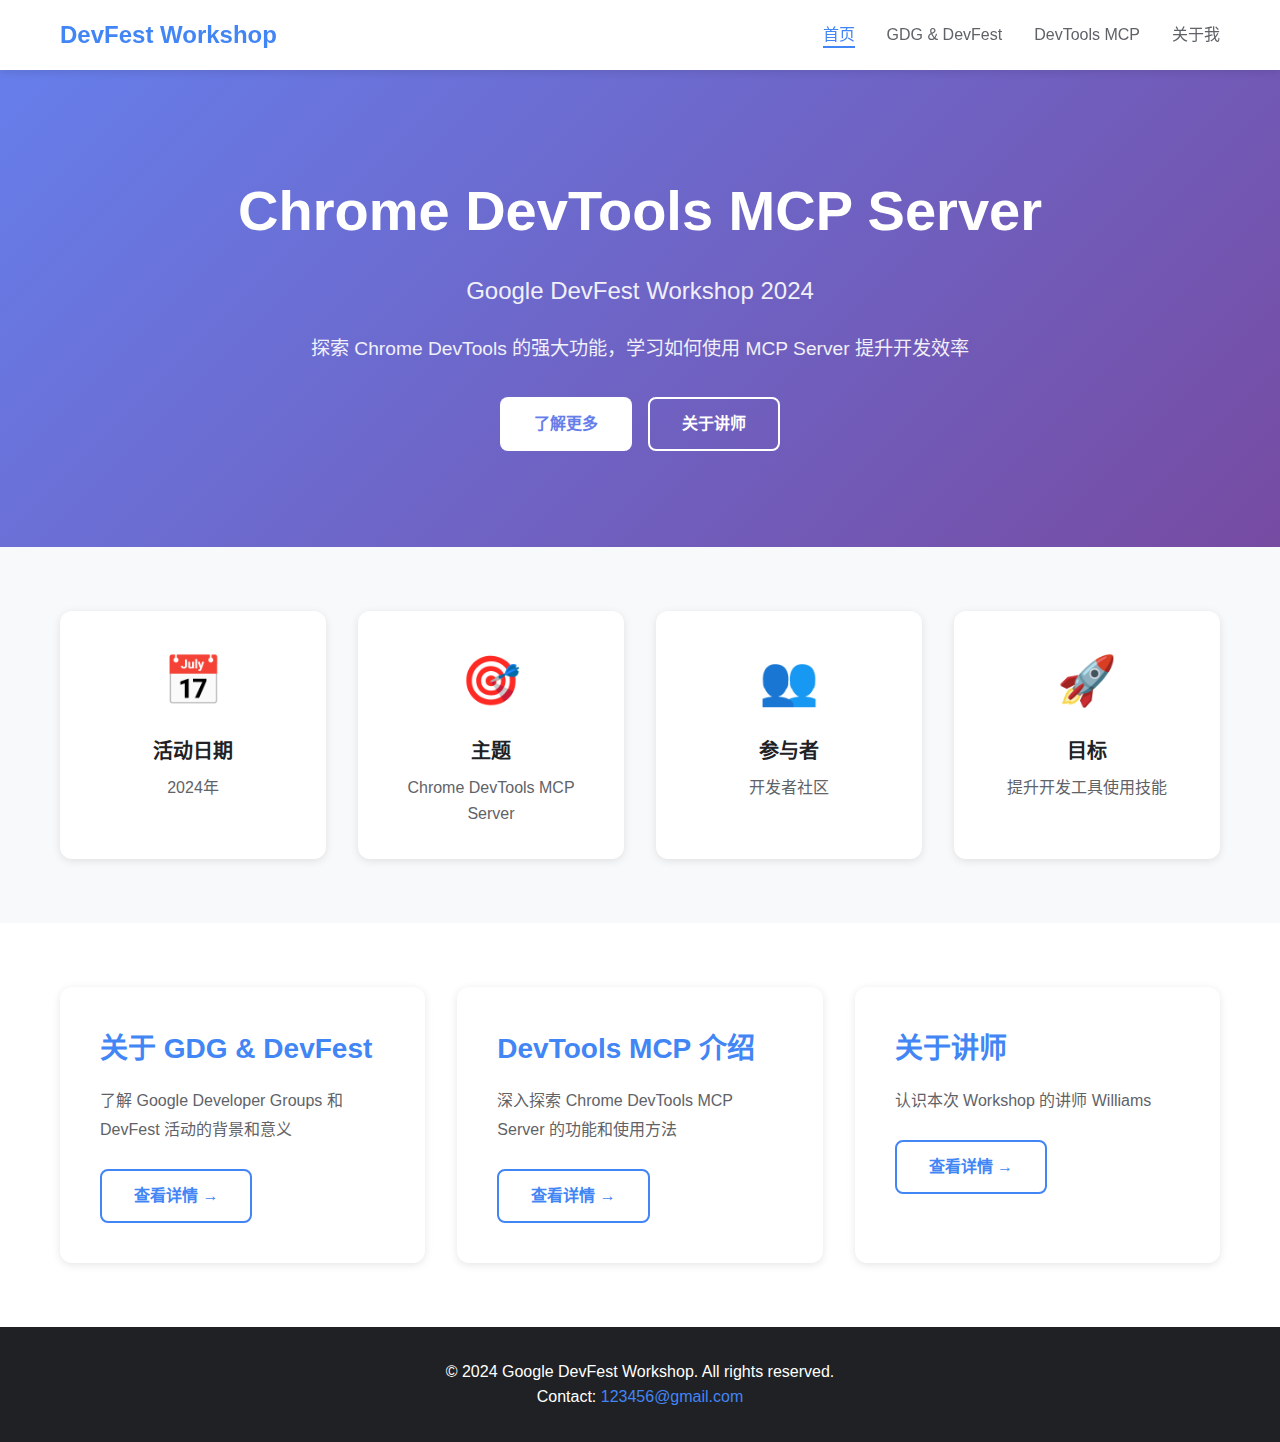
<file: index.html>
<!DOCTYPE html>
<html lang="zh-CN">
<head>
    <meta charset="UTF-8">
    <meta name="viewport" content="width=device-width, initial-scale=1.0">
    <title>Google DevFest Workshop - Chrome DevTools MCP Server</title>
    <link rel="stylesheet" href="styles.css">
</head>
<body>
    <nav class="navbar">
        <div class="container">
            <div class="nav-brand">DevFest Workshop</div>
            <ul class="nav-menu">
                <li><a href="index.html" class="active">首页</a></li>
                <li><a href="gdg-devfest.html">GDG & DevFest</a></li>
                <li><a href="devtools-mcp.html">DevTools MCP</a></li>
                <li><a href="about.html">关于我</a></li>
            </ul>
        </div>
    </nav>
    <section class="hero">
        <div class="container">
            <h1 class="hero-title">Chrome DevTools MCP Server</h1>
            <p class="hero-subtitle">Google DevFest Workshop 2024</p>
            <p class="hero-description">探索 Chrome DevTools 的强大功能，学习如何使用 MCP Server 提升开发效率</p>
            <div class="hero-buttons">
                <a href="devtools-mcp.html" class="btn btn-primary">了解更多</a>
                <a href="about.html" class="btn btn-secondary">关于讲师</a>
            </div>
        </div>
    </section>
    <section class="workshop-info">
        <div class="container">
            <div class="info-grid">
                <div class="info-card">
                    <div class="info-icon">📅</div>
                    <h3>活动日期</h3>
                    <p>2024年</p>
                </div>
                <div class="info-card">
                    <div class="info-icon">🎯</div>
                    <h3>主题</h3>
                    <p>Chrome DevTools MCP Server</p>
                </div>
                <div class="info-card">
                    <div class="info-icon">👥</div>
                    <h3>参与者</h3>
                    <p>开发者社区</p>
                </div>
                <div class="info-card">
                    <div class="info-icon">🚀</div>
                    <h3>目标</h3>
                    <p>提升开发工具使用技能</p>
                </div>
            </div>
        </div>
    </section>
    <section class="content-sections">
        <div class="container">
            <div class="section-grid">
                <div class="section-card">
                    <h2>关于 GDG & DevFest</h2>
                    <p>了解 Google Developer Groups 和 DevFest 活动的背景和意义</p>
                    <a href="gdg-devfest.html" class="btn btn-outline">查看详情 →</a>
                </div>
                <div class="section-card">
                    <h2>DevTools MCP 介绍</h2>
                    <p>深入探索 Chrome DevTools MCP Server 的功能和使用方法</p>
                    <a href="devtools-mcp.html" class="btn btn-outline">查看详情 →</a>
                </div>
                <div class="section-card">
                    <h2>关于讲师</h2>
                    <p>认识本次 Workshop 的讲师 Williams</p>
                    <a href="about.html" class="btn btn-outline">查看详情 →</a>
                </div>
            </div>
        </div>
    </section>
    <footer class="footer">
        <div class="container">
            <p>&copy; 2024 Google DevFest Workshop. All rights reserved.</p>
            <p>Contact: <a href="mailto:123456@gmail.com">123456@gmail.com</a></p>
        </div>
    </footer>
</body>
</html>
</file>
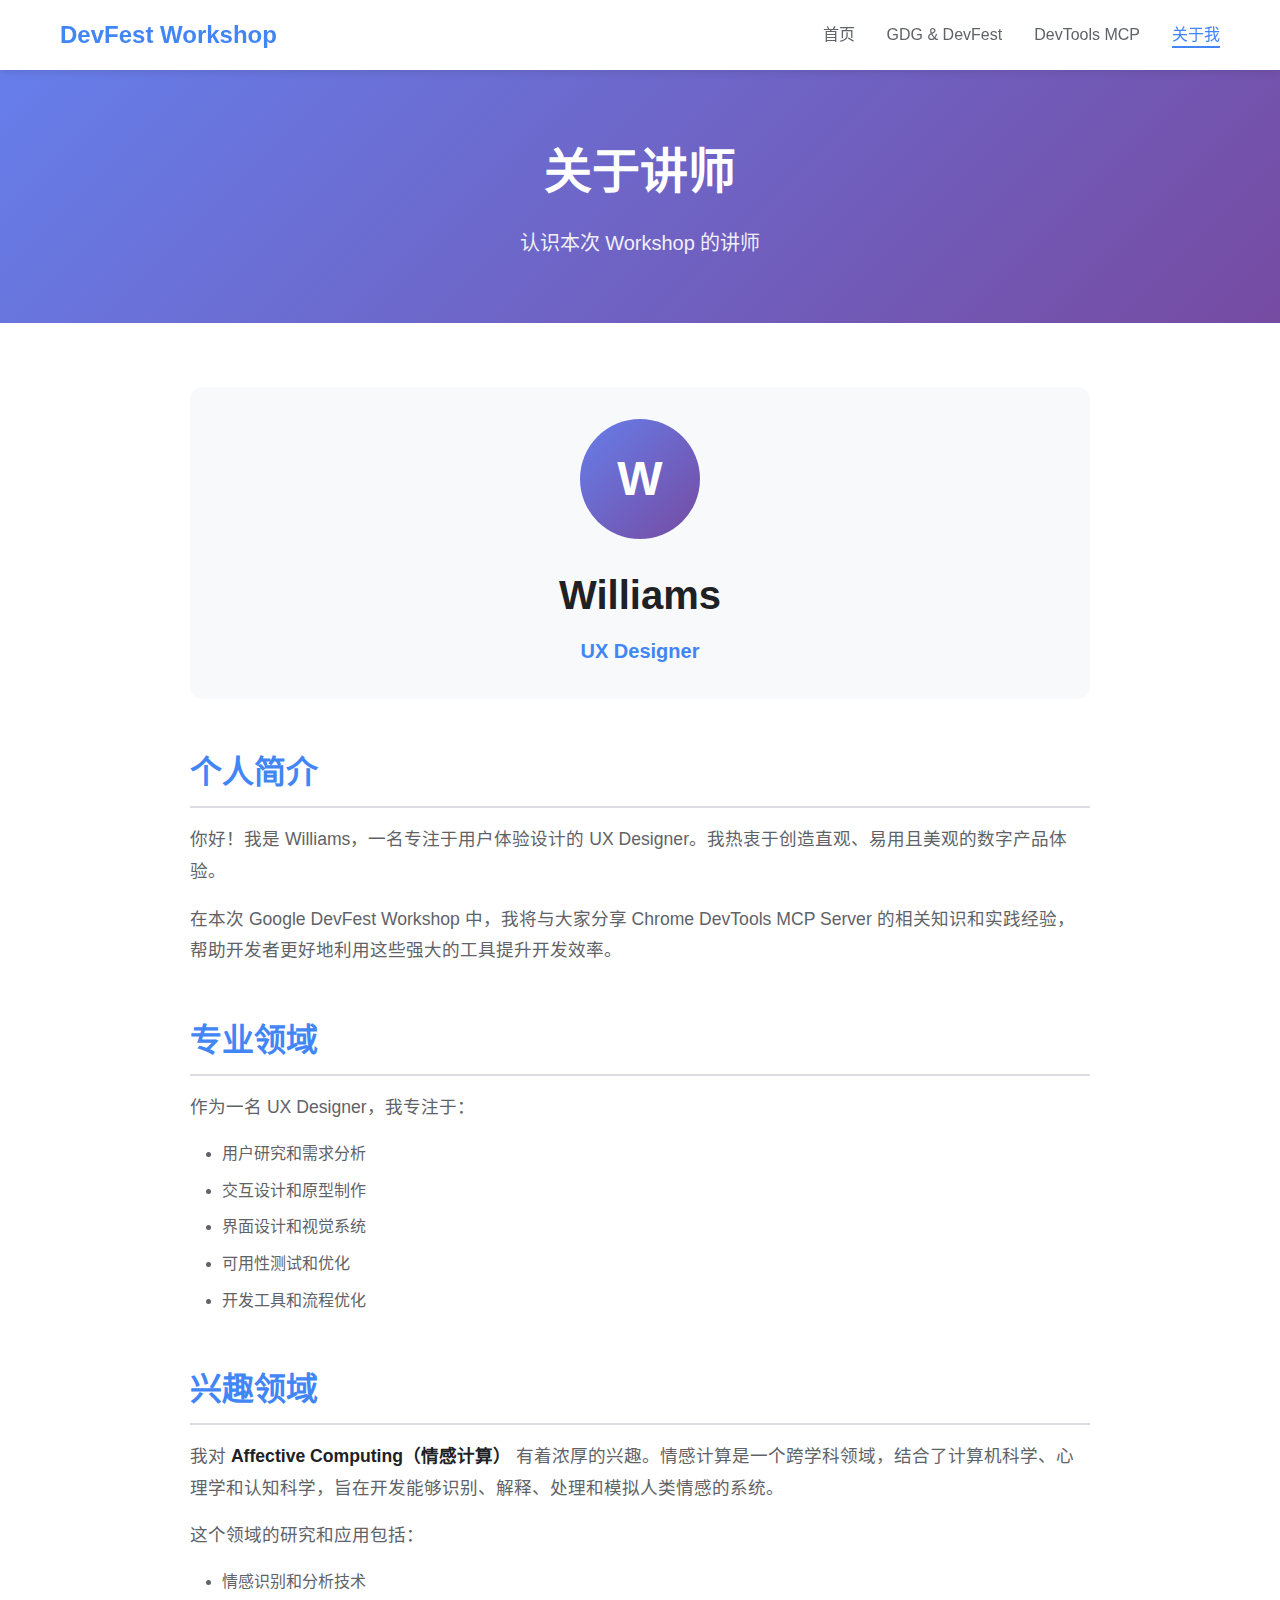
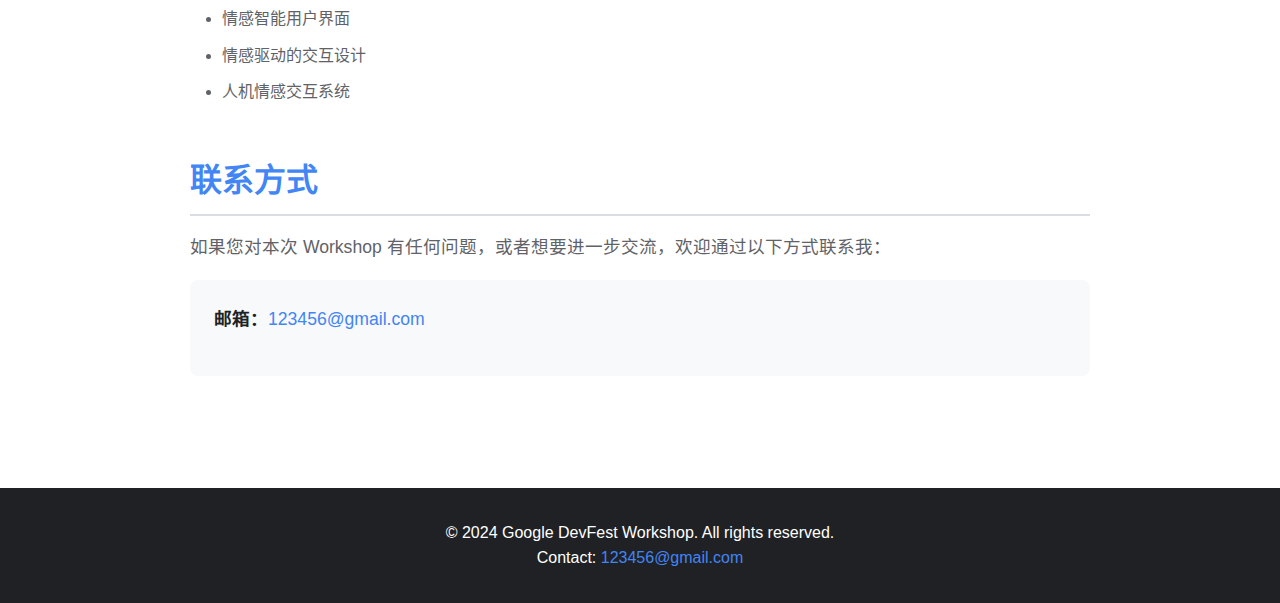
<file: about.html>
<!DOCTYPE html>
<html lang="zh-CN">
<head>
    <meta charset="UTF-8">
    <meta name="viewport" content="width=device-width, initial-scale=1.0">
    <title>关于我 - Google DevFest Workshop</title>
    <link rel="stylesheet" href="styles.css">
</head>
<body>
    <!-- Navigation -->
    <nav class="navbar">
        <div class="container">
            <div class="nav-brand">DevFest Workshop</div>
            <ul class="nav-menu">
                <li><a href="index.html">首页</a></li>
                <li><a href="gdg-devfest.html">GDG & DevFest</a></li>
                <li><a href="devtools-mcp.html">DevTools MCP</a></li>
                <li><a href="about.html" class="active">关于我</a></li>
            </ul>
        </div>
    </nav>

    <!-- Page Header -->
    <section class="page-header">
        <div class="container">
            <h1>关于讲师</h1>
            <p class="page-subtitle">认识本次 Workshop 的讲师</p>
        </div>
    </section>

    <!-- Content -->
    <section class="page-content">
        <div class="container">
            <div class="content-wrapper">
                <div class="profile-section">
                    <div class="profile-avatar">
                        <div class="avatar-placeholder">W</div>
                    </div>
                    <h2>Williams</h2>
                    <p class="profile-title">UX Designer</p>
                </div>

                <div class="content-section">
                    <h2>个人简介</h2>
                    <p>你好！我是 Williams，一名专注于用户体验设计的 UX Designer。我热衷于创造直观、易用且美观的数字产品体验。</p>
                    <p>在本次 Google DevFest Workshop 中，我将与大家分享 Chrome DevTools MCP Server 的相关知识和实践经验，帮助开发者更好地利用这些强大的工具提升开发效率。</p>
                </div>

                <div class="content-section">
                    <h2>专业领域</h2>
                    <p>作为一名 UX Designer，我专注于：</p>
                    <ul>
                        <li>用户研究和需求分析</li>
                        <li>交互设计和原型制作</li>
                        <li>界面设计和视觉系统</li>
                        <li>可用性测试和优化</li>
                        <li>开发工具和流程优化</li>
                    </ul>
                </div>

                <div class="content-section">
                    <h2>兴趣领域</h2>
                    <p>我对 <strong>Affective Computing（情感计算）</strong> 有着浓厚的兴趣。情感计算是一个跨学科领域，结合了计算机科学、心理学和认知科学，旨在开发能够识别、解释、处理和模拟人类情感的系统。</p>
                    <p>这个领域的研究和应用包括：</p>
                    <ul>
                        <li>情感识别和分析技术</li>
                        <li>情感智能用户界面</li>
                        <li>情感驱动的交互设计</li>
                        <li>人机情感交互系统</li>
                    </ul>
                </div>

                <div class="content-section">
                    <h2>联系方式</h2>
                    <p>如果您对本次 Workshop 有任何问题，或者想要进一步交流，欢迎通过以下方式联系我：</p>
                    <div class="contact-info">
                        <p><strong>邮箱：</strong><a href="mailto:123456@gmail.com">123456@gmail.com</a></p>
                    </div>
                </div>
            </div>
        </div>
    </section>

    <!-- Footer -->
    <footer class="footer">
        <div class="container">
            <p>&copy; 2024 Google DevFest Workshop. All rights reserved.</p>
            <p>Contact: <a href="mailto:123456@gmail.com">123456@gmail.com</a></p>
        </div>
    </footer>
</body>
</html>
</file>
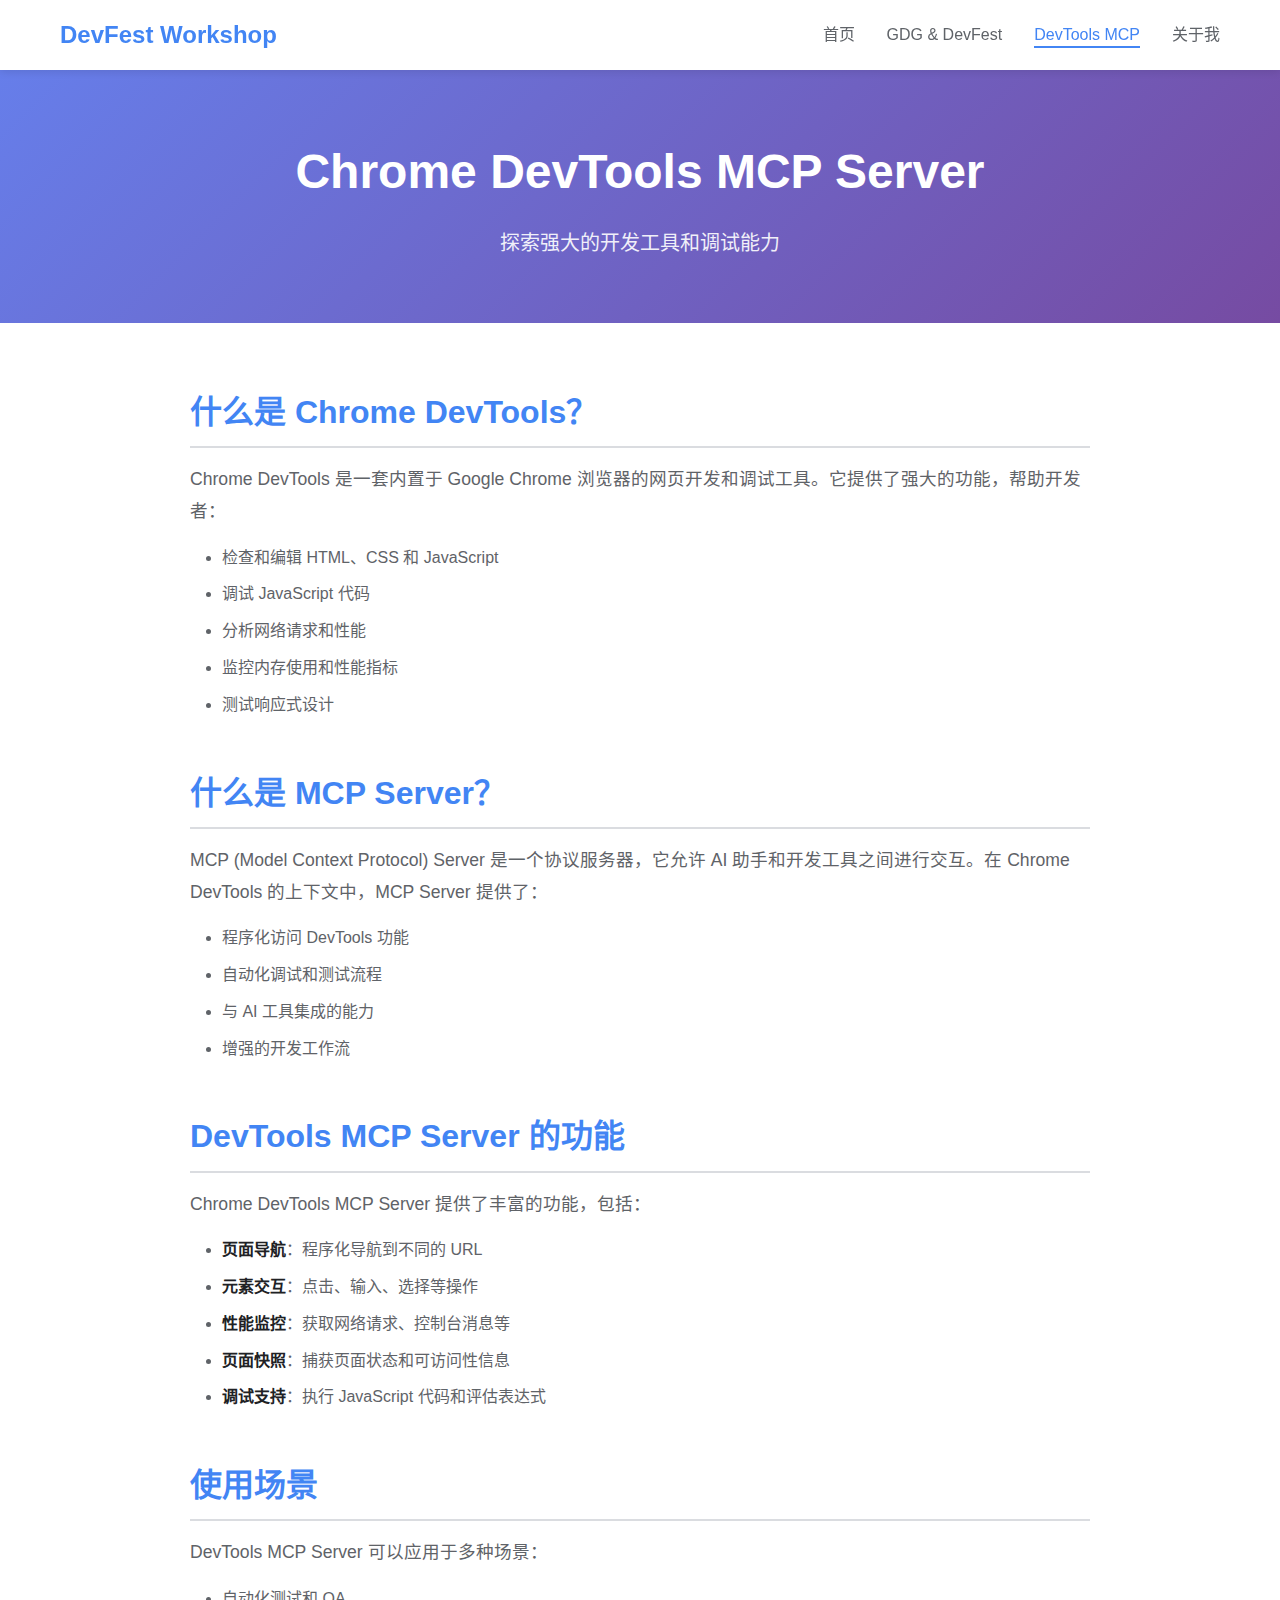
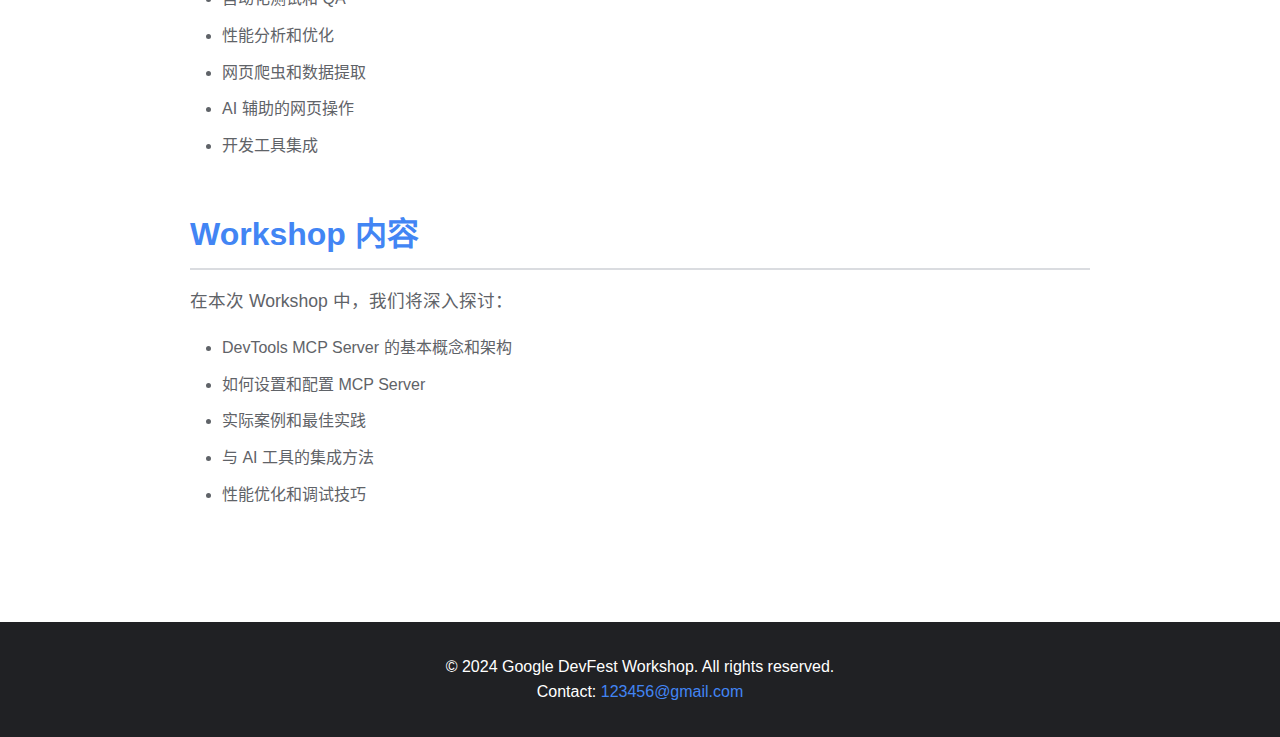
<file: devtools-mcp.html>
<!DOCTYPE html>
<html lang="zh-CN">
<head>
    <meta charset="UTF-8">
    <meta name="viewport" content="width=device-width, initial-scale=1.0">
    <title>DevTools MCP - Google DevFest Workshop</title>
    <link rel="stylesheet" href="styles.css">
</head>
<body>
    <!-- Navigation -->
    <nav class="navbar">
        <div class="container">
            <div class="nav-brand">DevFest Workshop</div>
            <ul class="nav-menu">
                <li><a href="index.html">首页</a></li>
                <li><a href="gdg-devfest.html">GDG & DevFest</a></li>
                <li><a href="devtools-mcp.html" class="active">DevTools MCP</a></li>
                <li><a href="about.html">关于我</a></li>
            </ul>
        </div>
    </nav>

    <!-- Page Header -->
    <section class="page-header">
        <div class="container">
            <h1>Chrome DevTools MCP Server</h1>
            <p class="page-subtitle">探索强大的开发工具和调试能力</p>
        </div>
    </section>

    <!-- Content -->
    <section class="page-content">
        <div class="container">
            <div class="content-wrapper">
                <div class="content-section">
                    <h2>什么是 Chrome DevTools？</h2>
                    <p>Chrome DevTools 是一套内置于 Google Chrome 浏览器的网页开发和调试工具。它提供了强大的功能，帮助开发者：</p>
                    <ul>
                        <li>检查和编辑 HTML、CSS 和 JavaScript</li>
                        <li>调试 JavaScript 代码</li>
                        <li>分析网络请求和性能</li>
                        <li>监控内存使用和性能指标</li>
                        <li>测试响应式设计</li>
                    </ul>
                </div>

                <div class="content-section">
                    <h2>什么是 MCP Server？</h2>
                    <p>MCP (Model Context Protocol) Server 是一个协议服务器，它允许 AI 助手和开发工具之间进行交互。在 Chrome DevTools 的上下文中，MCP Server 提供了：</p>
                    <ul>
                        <li>程序化访问 DevTools 功能</li>
                        <li>自动化调试和测试流程</li>
                        <li>与 AI 工具集成的能力</li>
                        <li>增强的开发工作流</li>
                    </ul>
                </div>

                <div class="content-section">
                    <h2>DevTools MCP Server 的功能</h2>
                    <p>Chrome DevTools MCP Server 提供了丰富的功能，包括：</p>
                    <ul>
                        <li><strong>页面导航</strong>：程序化导航到不同的 URL</li>
                        <li><strong>元素交互</strong>：点击、输入、选择等操作</li>
                        <li><strong>性能监控</strong>：获取网络请求、控制台消息等</li>
                        <li><strong>页面快照</strong>：捕获页面状态和可访问性信息</li>
                        <li><strong>调试支持</strong>：执行 JavaScript 代码和评估表达式</li>
                    </ul>
                </div>

                <div class="content-section">
                    <h2>使用场景</h2>
                    <p>DevTools MCP Server 可以应用于多种场景：</p>
                    <ul>
                        <li>自动化测试和 QA</li>
                        <li>性能分析和优化</li>
                        <li>网页爬虫和数据提取</li>
                        <li>AI 辅助的网页操作</li>
                        <li>开发工具集成</li>
                    </ul>
                </div>

                <div class="content-section">
                    <h2>Workshop 内容</h2>
                    <p>在本次 Workshop 中，我们将深入探讨：</p>
                    <ul>
                        <li>DevTools MCP Server 的基本概念和架构</li>
                        <li>如何设置和配置 MCP Server</li>
                        <li>实际案例和最佳实践</li>
                        <li>与 AI 工具的集成方法</li>
                        <li>性能优化和调试技巧</li>
                    </ul>
                </div>
            </div>
        </div>
    </section>

    <!-- Footer -->
    <footer class="footer">
        <div class="container">
            <p>&copy; 2024 Google DevFest Workshop. All rights reserved.</p>
            <p>Contact: <a href="mailto:123456@gmail.com">123456@gmail.com</a></p>
        </div>
    </footer>
</body>
</html>
</file>
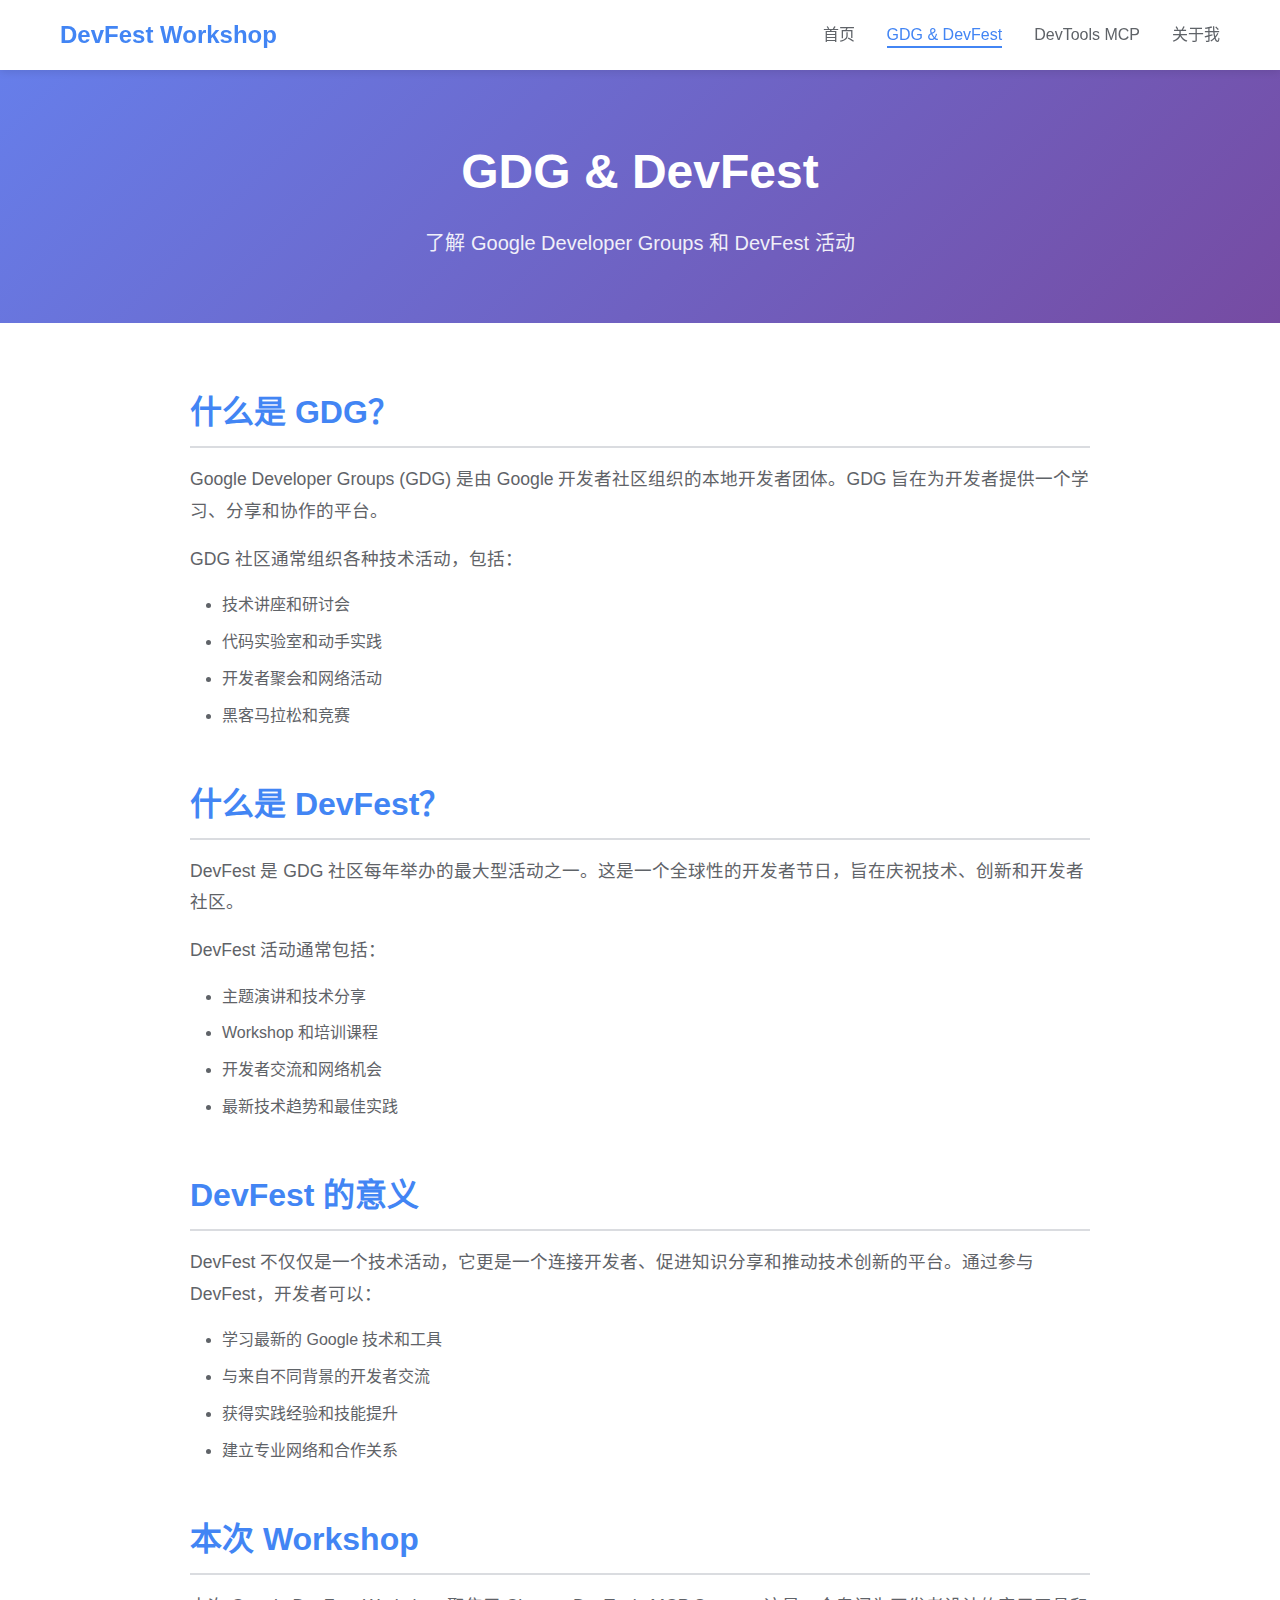
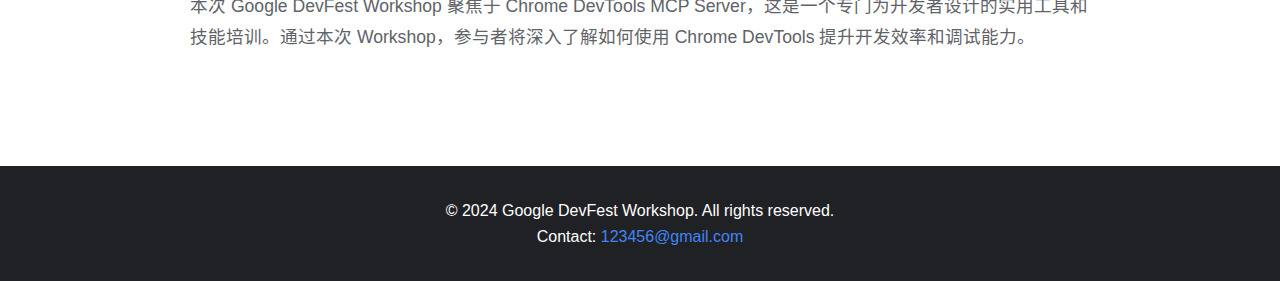
<file: gdg-devfest.html>
<!DOCTYPE html>
<html lang="zh-CN">
<head>
    <meta charset="UTF-8">
    <meta name="viewport" content="width=device-width, initial-scale=1.0">
    <title>GDG & DevFest - Google DevFest Workshop</title>
    <link rel="stylesheet" href="styles.css">
</head>
<body>
    <!-- Navigation -->
    <nav class="navbar">
        <div class="container">
            <div class="nav-brand">DevFest Workshop</div>
            <ul class="nav-menu">
                <li><a href="index.html">首页</a></li>
                <li><a href="gdg-devfest.html" class="active">GDG & DevFest</a></li>
                <li><a href="devtools-mcp.html">DevTools MCP</a></li>
                <li><a href="about.html">关于我</a></li>
            </ul>
        </div>
    </nav>

    <!-- Page Header -->
    <section class="page-header">
        <div class="container">
            <h1>GDG & DevFest</h1>
            <p class="page-subtitle">了解 Google Developer Groups 和 DevFest 活动</p>
        </div>
    </section>

    <!-- Content -->
    <section class="page-content">
        <div class="container">
            <div class="content-wrapper">
                <div class="content-section">
                    <h2>什么是 GDG？</h2>
                    <p>Google Developer Groups (GDG) 是由 Google 开发者社区组织的本地开发者团体。GDG 旨在为开发者提供一个学习、分享和协作的平台。</p>
                    <p>GDG 社区通常组织各种技术活动，包括：</p>
                    <ul>
                        <li>技术讲座和研讨会</li>
                        <li>代码实验室和动手实践</li>
                        <li>开发者聚会和网络活动</li>
                        <li>黑客马拉松和竞赛</li>
                    </ul>
                </div>

                <div class="content-section">
                    <h2>什么是 DevFest？</h2>
                    <p>DevFest 是 GDG 社区每年举办的最大型活动之一。这是一个全球性的开发者节日，旨在庆祝技术、创新和开发者社区。</p>
                    <p>DevFest 活动通常包括：</p>
                    <ul>
                        <li>主题演讲和技术分享</li>
                        <li>Workshop 和培训课程</li>
                        <li>开发者交流和网络机会</li>
                        <li>最新技术趋势和最佳实践</li>
                    </ul>
                </div>

                <div class="content-section">
                    <h2>DevFest 的意义</h2>
                    <p>DevFest 不仅仅是一个技术活动，它更是一个连接开发者、促进知识分享和推动技术创新的平台。通过参与 DevFest，开发者可以：</p>
                    <ul>
                        <li>学习最新的 Google 技术和工具</li>
                        <li>与来自不同背景的开发者交流</li>
                        <li>获得实践经验和技能提升</li>
                        <li>建立专业网络和合作关系</li>
                    </ul>
                </div>

                <div class="content-section">
                    <h2>本次 Workshop</h2>
                    <p>本次 Google DevFest Workshop 聚焦于 Chrome DevTools MCP Server，这是一个专门为开发者设计的实用工具和技能培训。通过本次 Workshop，参与者将深入了解如何使用 Chrome DevTools 提升开发效率和调试能力。</p>
                </div>
            </div>
        </div>
    </section>

    <!-- Footer -->
    <footer class="footer">
        <div class="container">
            <p>&copy; 2024 Google DevFest Workshop. All rights reserved.</p>
            <p>Contact: <a href="mailto:123456@gmail.com">123456@gmail.com</a></p>
        </div>
    </footer>
</body>
</html>
</file>
<file: styles.css>
/* Reset and Base Styles */
* {
    margin: 0;
    padding: 0;
    box-sizing: border-box;
}

:root {
    --primary-color: #4285f4;
    --primary-dark: #3367d6;
    --secondary-color: #34a853;
    --accent-color: #ea4335;
    --text-primary: #202124;
    --text-secondary: #5f6368;
    --bg-primary: #ffffff;
    --bg-secondary: #f8f9fa;
    --bg-card: #ffffff;
    --border-color: #dadce0;
    --shadow: 0 2px 8px rgba(0, 0, 0, 0.1);
    --shadow-hover: 0 4px 16px rgba(0, 0, 0, 0.15);
}

body {
    font-family: -apple-system, BlinkMacSystemFont, 'Segoe UI', 'Roboto', 'Oxygen', 'Ubuntu', 'Cantarell', 'Fira Sans', 'Droid Sans', 'Helvetica Neue', sans-serif;
    line-height: 1.6;
    color: var(--text-primary);
    background-color: var(--bg-primary);
}

.container {
    max-width: 1200px;
    margin: 0 auto;
    padding: 0 20px;
}

/* Navigation */
.navbar {
    background-color: var(--bg-primary);
    box-shadow: var(--shadow);
    position: sticky;
    top: 0;
    z-index: 1000;
    padding: 1rem 0;
}

.navbar .container {
    display: flex;
    justify-content: space-between;
    align-items: center;
}

.nav-brand {
    font-size: 1.5rem;
    font-weight: 700;
    color: var(--primary-color);
}

.nav-menu {
    display: flex;
    list-style: none;
    gap: 2rem;
}

.nav-menu a {
    text-decoration: none;
    color: var(--text-secondary);
    font-weight: 500;
    transition: color 0.3s;
    position: relative;
}

.nav-menu a:hover,
.nav-menu a.active {
    color: var(--primary-color);
}

.nav-menu a.active::after {
    content: '';
    position: absolute;
    bottom: -5px;
    left: 0;
    right: 0;
    height: 2px;
    background-color: var(--primary-color);
}

/* Hero Section */
.hero {
    background: linear-gradient(135deg, #667eea 0%, #764ba2 100%);
    color: white;
    padding: 6rem 0;
    text-align: center;
}

.hero-title {
    font-size: 3.5rem;
    font-weight: 700;
    margin-bottom: 1rem;
    animation: fadeInUp 0.8s ease-out;
}

.hero-subtitle {
    font-size: 1.5rem;
    margin-bottom: 1.5rem;
    opacity: 0.9;
    animation: fadeInUp 0.8s ease-out 0.2s both;
}

.hero-description {
    font-size: 1.2rem;
    max-width: 700px;
    margin: 0 auto 2rem;
    opacity: 0.9;
    animation: fadeInUp 0.8s ease-out 0.4s both;
}

.hero-buttons {
    display: flex;
    gap: 1rem;
    justify-content: center;
    animation: fadeInUp 0.8s ease-out 0.6s both;
}

/* Buttons */
.btn {
    display: inline-block;
    padding: 0.75rem 2rem;
    border-radius: 8px;
    text-decoration: none;
    font-weight: 600;
    transition: all 0.3s;
    border: 2px solid transparent;
}

.btn-primary {
    background-color: white;
    color: #667eea;
}

.btn-primary:hover {
    transform: translateY(-2px);
    box-shadow: 0 4px 12px rgba(0, 0, 0, 0.2);
}

.btn-secondary {
    background-color: transparent;
    color: white;
    border-color: white;
}

.btn-secondary:hover {
    background-color: white;
    color: #667eea;
}

.btn-outline {
    background-color: transparent;
    color: var(--primary-color);
    border-color: var(--primary-color);
}

.btn-outline:hover {
    background-color: var(--primary-color);
    color: white;
}

/* Workshop Info */
.workshop-info {
    padding: 4rem 0;
    background-color: var(--bg-secondary);
}

.info-grid {
    display: grid;
    grid-template-columns: repeat(auto-fit, minmax(250px, 1fr));
    gap: 2rem;
}

.info-card {
    background-color: var(--bg-card);
    padding: 2rem;
    border-radius: 12px;
    text-align: center;
    box-shadow: var(--shadow);
    transition: transform 0.3s, box-shadow 0.3s;
}

.info-card:hover {
    transform: translateY(-5px);
    box-shadow: var(--shadow-hover);
}

.info-icon {
    font-size: 3rem;
    margin-bottom: 1rem;
}

.info-card h3 {
    color: var(--text-primary);
    margin-bottom: 0.5rem;
    font-size: 1.25rem;
}

.info-card p {
    color: var(--text-secondary);
}

/* Content Sections */
.content-sections {
    padding: 4rem 0;
}

.section-grid {
    display: grid;
    grid-template-columns: repeat(auto-fit, minmax(300px, 1fr));
    gap: 2rem;
}

.section-card {
    background-color: var(--bg-card);
    padding: 2.5rem;
    border-radius: 12px;
    box-shadow: var(--shadow);
    transition: transform 0.3s, box-shadow 0.3s;
}

.section-card:hover {
    transform: translateY(-5px);
    box-shadow: var(--shadow-hover);
}

.section-card h2 {
    color: var(--primary-color);
    margin-bottom: 1rem;
    font-size: 1.75rem;
}

.section-card p {
    color: var(--text-secondary);
    margin-bottom: 1.5rem;
    line-height: 1.8;
}

/* Page Header */
.page-header {
    background: linear-gradient(135deg, #667eea 0%, #764ba2 100%);
    color: white;
    padding: 4rem 0;
    text-align: center;
}

.page-header h1 {
    font-size: 3rem;
    margin-bottom: 1rem;
}

.page-subtitle {
    font-size: 1.25rem;
    opacity: 0.9;
}

/* Page Content */
.page-content {
    padding: 4rem 0;
}

.content-wrapper {
    max-width: 900px;
    margin: 0 auto;
}

.content-section {
    margin-bottom: 3rem;
}

.content-section h2 {
    color: var(--primary-color);
    font-size: 2rem;
    margin-bottom: 1rem;
    padding-bottom: 0.5rem;
    border-bottom: 2px solid var(--border-color);
}

.content-section p {
    color: var(--text-secondary);
    margin-bottom: 1rem;
    line-height: 1.8;
    font-size: 1.1rem;
}

.content-section ul {
    margin-left: 2rem;
    margin-top: 1rem;
    margin-bottom: 1rem;
}

.content-section li {
    color: var(--text-secondary);
    margin-bottom: 0.5rem;
    line-height: 1.8;
}

.content-section strong {
    color: var(--text-primary);
}

/* Profile Section */
.profile-section {
    text-align: center;
    margin-bottom: 3rem;
    padding: 2rem;
    background-color: var(--bg-secondary);
    border-radius: 12px;
}

.profile-avatar {
    margin-bottom: 1.5rem;
}

.avatar-placeholder {
    width: 120px;
    height: 120px;
    border-radius: 50%;
    background: linear-gradient(135deg, #667eea 0%, #764ba2 100%);
    color: white;
    display: inline-flex;
    align-items: center;
    justify-content: center;
    font-size: 3rem;
    font-weight: 700;
}

.profile-section h2 {
    font-size: 2.5rem;
    color: var(--text-primary);
    margin-bottom: 0.5rem;
}

.profile-title {
    font-size: 1.25rem;
    color: var(--primary-color);
    font-weight: 600;
}

.contact-info {
    background-color: var(--bg-secondary);
    padding: 1.5rem;
    border-radius: 8px;
    margin-top: 1rem;
}

.contact-info a {
    color: var(--primary-color);
    text-decoration: none;
}

.contact-info a:hover {
    text-decoration: underline;
}

/* Footer */
.footer {
    background-color: var(--text-primary);
    color: white;
    padding: 2rem 0;
    text-align: center;
}

.footer a {
    color: var(--primary-color);
    text-decoration: none;
}

.footer a:hover {
    text-decoration: underline;
}

/* Animations */
@keyframes fadeInUp {
    from {
        opacity: 0;
        transform: translateY(20px);
    }
    to {
        opacity: 1;
        transform: translateY(0);
    }
}

/* Responsive Design */
@media (max-width: 768px) {
    .nav-menu {
        flex-direction: column;
        gap: 1rem;
    }

    .hero-title {
        font-size: 2.5rem;
    }

    .hero-subtitle {
        font-size: 1.25rem;
    }

    .hero-buttons {
        flex-direction: column;
        align-items: center;
    }

    .info-grid,
    .section-grid {
        grid-template-columns: 1fr;
    }

    .page-header h1 {
        font-size: 2rem;
    }
}
</file>
